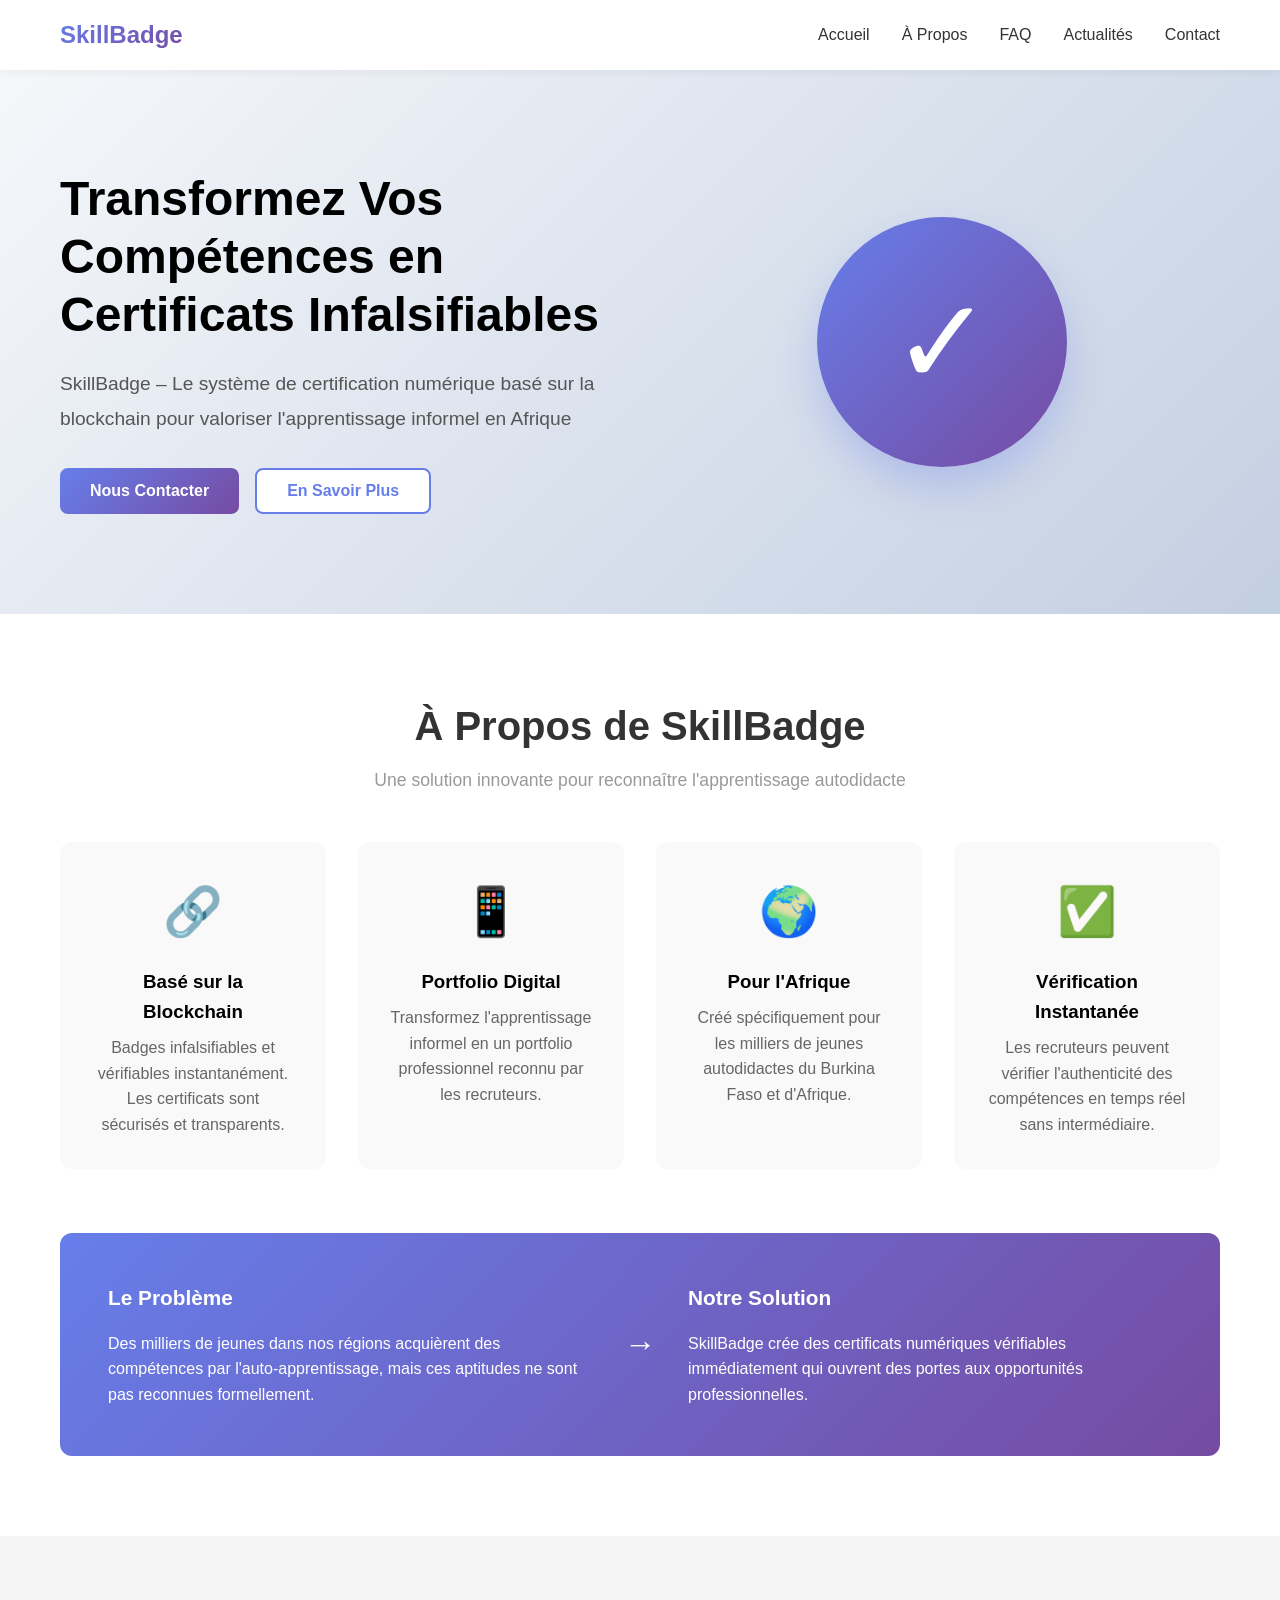
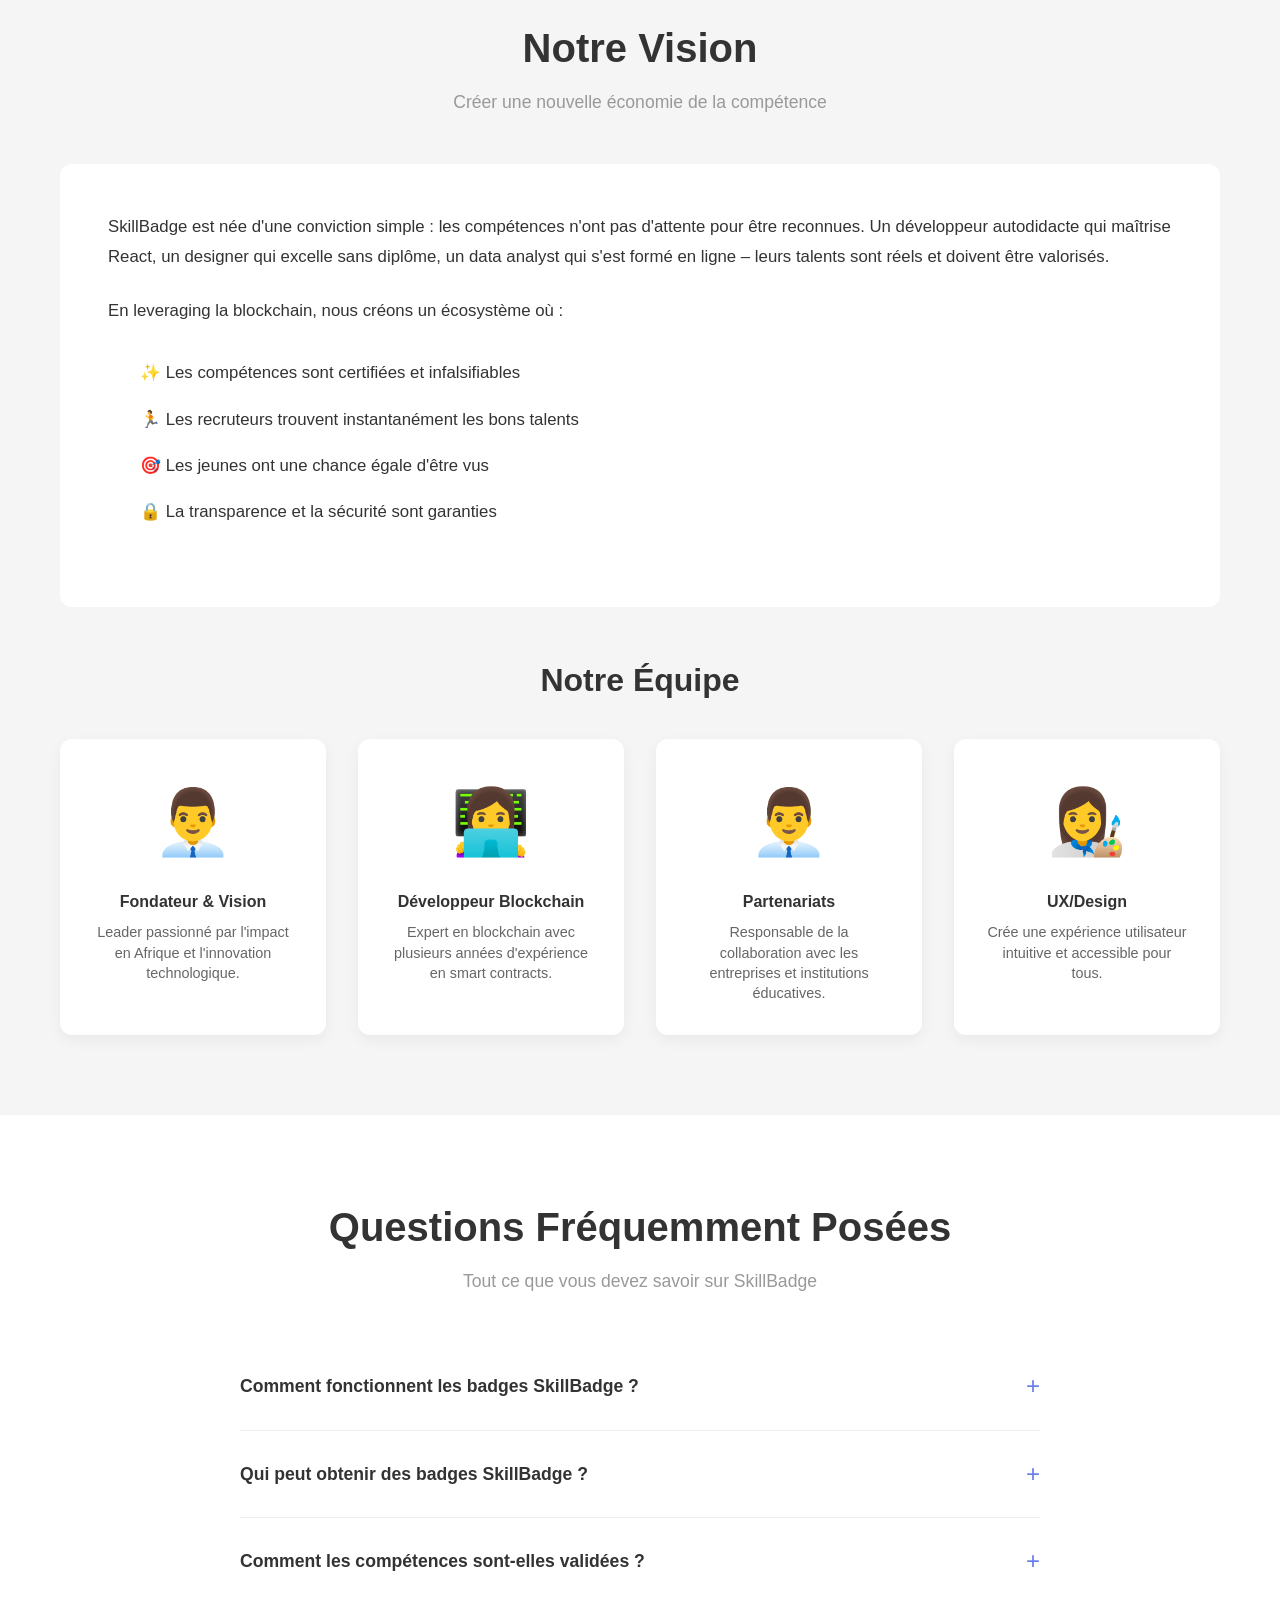
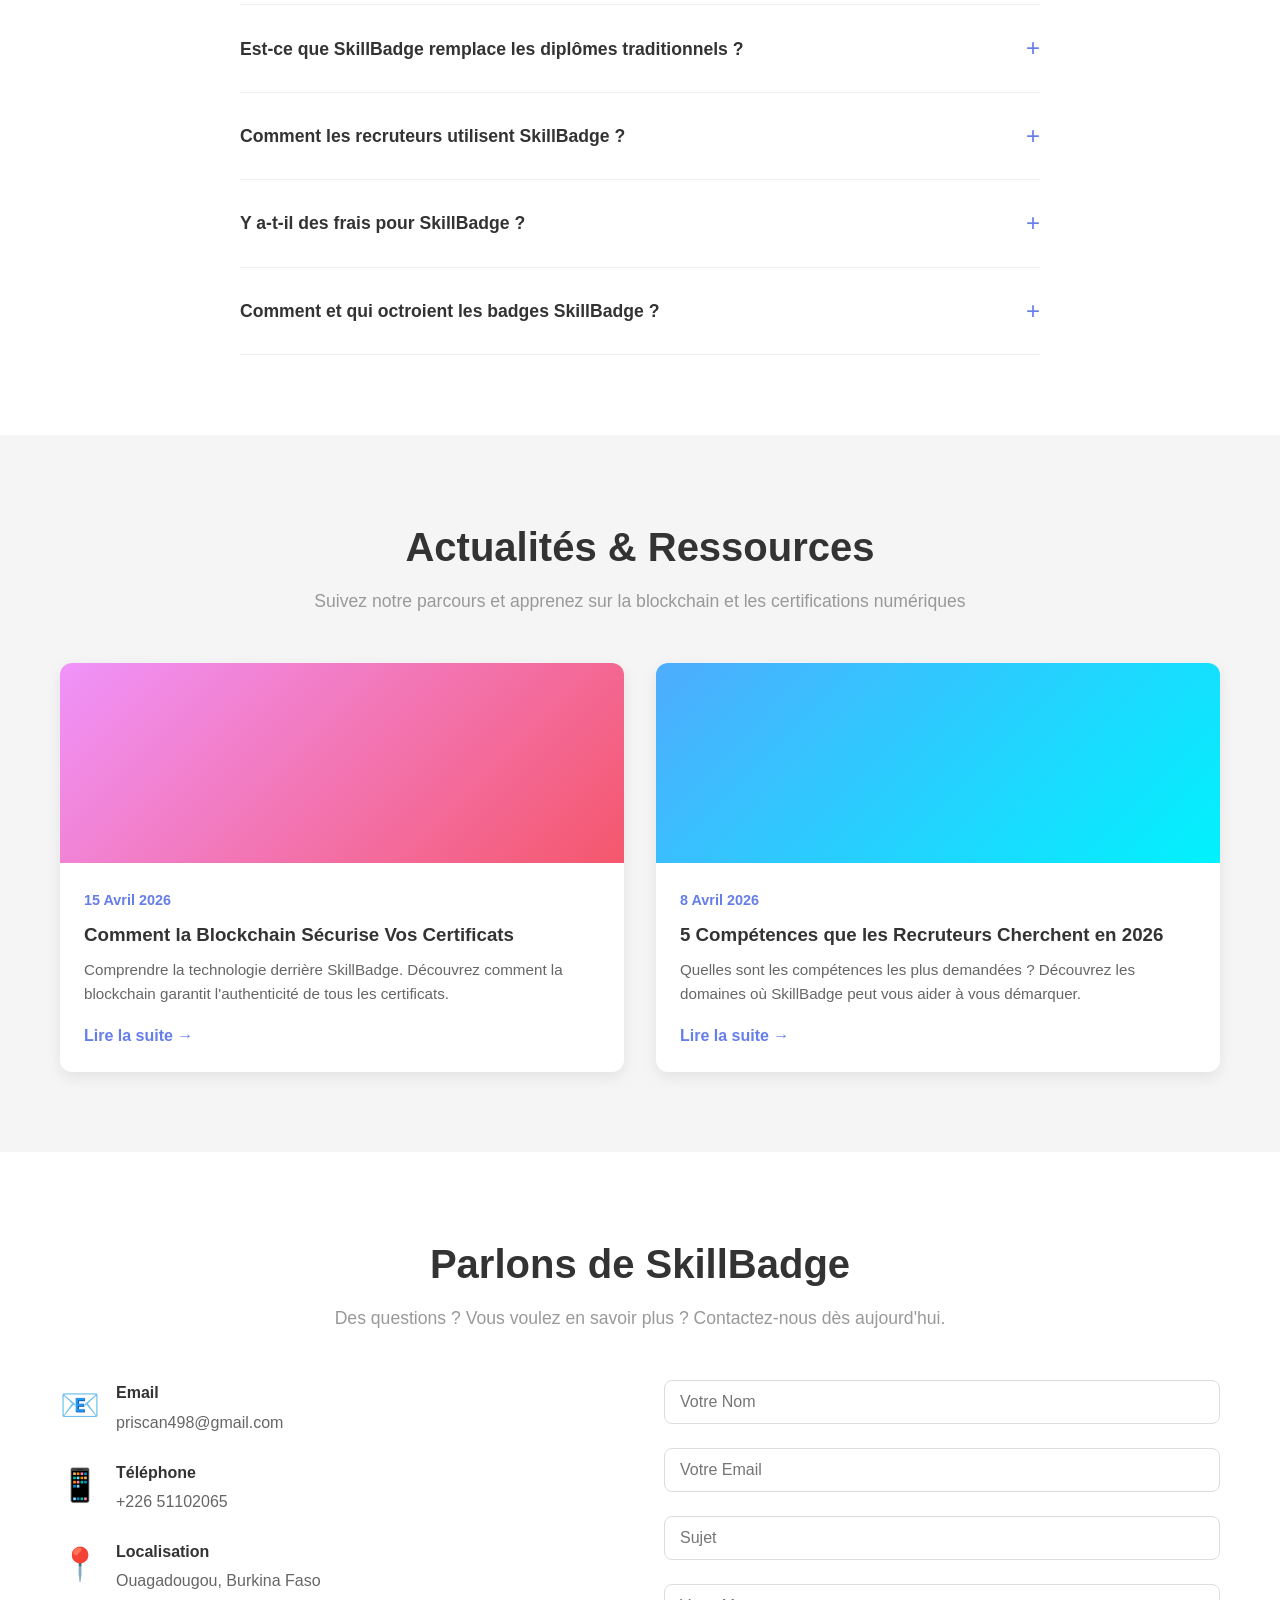
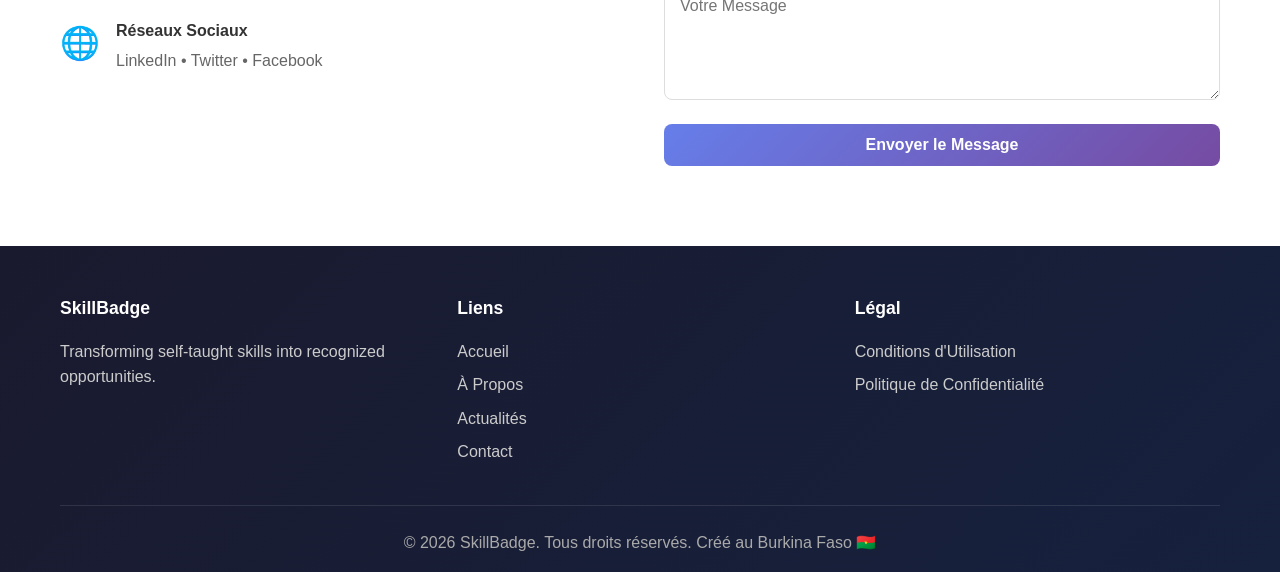
<file: index.html>
<!DOCTYPE html>
<html lang="fr">
<head>
    <meta charset="UTF-8">
    <meta name="viewport" content="width=device-width, initial-scale=1.0">
    <meta name="description" content="SkillBadge - Système de certification numérique basé sur la blockchain pour valoriser les compétences">
    <title>SkillBadge - Certification Numérique pour Jeunes Autodidactes</title>
    <link rel="stylesheet" href="styles.css">
</head>
<body>
    <!-- Navigation -->
    <nav class="navbar">
        <div class="container">
            <div class="logo">SkillBadge</div>
            <ul class="nav-links">
                <li><a href="#accueil">Accueil</a></li>
                <li><a href="#apropos">À Propos</a></li>
                <li><a href="#faq">FAQ</a></li>
                <li><a href="#blog">Actualités</a></li>
                <li><a href="#contact">Contact</a></li>
            </ul>
            <div class="hamburger">
                <span></span>
                <span></span>
                <span></span>
            </div>
        </div>
    </nav>

    <!-- Hero Section -->
    <section id="accueil" class="hero">
        <div class="container">
            <div class="hero-content">
                <h1>Transformez Vos Compétences en Certificats Infalsifiables</h1>
                <p>SkillBadge – Le système de certification numérique basé sur la blockchain pour valoriser l'apprentissage informel en Afrique</p>
                <div class="cta-buttons">
                    <button class="btn btn-primary" onclick="document.getElementById('contact').scrollIntoView({behavior: 'smooth'})">Nous Contacter</button>
                    <button class="btn btn-secondary" onclick="document.getElementById('apropos').scrollIntoView({behavior: 'smooth'})">En Savoir Plus</button>
                </div>
            </div>
            <div class="hero-image">
                <div class="badge-illustration">
                    <div class="badge"></div>
                </div>
            </div>
        </div>
    </section>

    <!-- Présentation du Projet -->
    <section id="presentation" class="presentation">
        <div class="container">
            <h2>À Propos de SkillBadge</h2>
            <p class="section-subtitle">Une solution innovante pour reconnaître l'apprentissage autodidacte</p>
            
            <div class="features-grid">
                <div class="feature-card">
                    <div class="feature-icon">🔗</div>
                    <h3>Basé sur la Blockchain</h3>
                    <p>Badges infalsifiables et vérifiables instantanément. Les certificats sont sécurisés et transparents.</p>
                </div>
                <div class="feature-card">
                    <div class="feature-icon">📱</div>
                    <h3>Portfolio Digital</h3>
                    <p>Transformez l'apprentissage informel en un portfolio professionnel reconnu par les recruteurs.</p>
                </div>
                <div class="feature-card">
                    <div class="feature-icon">🌍</div>
                    <h3>Pour l'Afrique</h3>
                    <p>Créé spécifiquement pour les milliers de jeunes autodidactes du Burkina Faso et d'Afrique.</p>
                </div>
                <div class="feature-card">
                    <div class="feature-icon">✅</div>
                    <h3>Vérification Instantanée</h3>
                    <p>Les recruteurs peuvent vérifier l'authenticité des compétences en temps réel sans intermédiaire.</p>
                </div>
            </div>

            <div class="problem-solution">
                <div class="problem">
                    <h3>Le Problème</h3>
                    <p>Des milliers de jeunes dans nos régions acquièrent des compétences par l'auto-apprentissage, mais ces aptitudes ne sont pas reconnues formellement.</p>
                </div>
                <div class="arrow">→</div>
                <div class="solution">
                    <h3>Notre Solution</h3>
                    <p>SkillBadge crée des certificats numériques vérifiables immédiatement qui ouvrent des portes aux opportunités professionnelles.</p>
                </div>
            </div>
        </div>
    </section>

    <!-- À Propos / Team -->
    <section id="apropos" class="about">
        <div class="container">
            <h2>Notre Vision</h2>
            <p class="section-subtitle">Créer une nouvelle économie de la compétence</p>
            
            <div class="vision-content">
                <p>SkillBadge est née d'une conviction simple : les compétences n'ont pas d'attente pour être reconnues. Un développeur autodidacte qui maîtrise React, un designer qui excelle sans diplôme, un data analyst qui s'est formé en ligne – leurs talents sont réels et doivent être valorisés.</p>
                
                <p>En leveraging la blockchain, nous créons un écosystème où :</p>
                <ul class="mission-list">
                    <li>✨ Les compétences sont certifiées et infalsifiables</li>
                    <li>🏃 Les recruteurs trouvent instantanément les bons talents</li>
                    <li>🎯 Les jeunes ont une chance égale d'être vus</li>
                    <li>🔒 La transparence et la sécurité sont garanties</li>
                </ul>
            </div>

            <h3 class="team-title">Notre Équipe</h3>
            <div class="team-grid">
                <div class="team-member">
                    <div class="member-avatar">👨‍💼</div>
                    <h4>Fondateur & Vision</h4>
                    <p>Leader passionné par l'impact en Afrique et l'innovation technologique.</p>
                </div>
                <div class="team-member">
                    <div class="member-avatar">👩‍💻</div>
                    <h4>Développeur Blockchain</h4>
                    <p>Expert en blockchain avec plusieurs années d'expérience en smart contracts.</p>
                </div>
                <div class="team-member">
                    <div class="member-avatar">👨‍💼</div>
                    <h4>Partenariats</h4>
                    <p>Responsable de la collaboration avec les entreprises et institutions éducatives.</p>
                </div>
                <div class="team-member">
                    <div class="member-avatar">👩‍🎨</div>
                    <h4>UX/Design</h4>
                    <p>Crée une expérience utilisateur intuitive et accessible pour tous.</p>
                </div>
            </div>
        </div>
    </section>

    <!-- FAQ -->
    <section id="faq" class="faq">
        <div class="container">
            <h2>Questions Fréquemment Posées</h2>
            <p class="section-subtitle">Tout ce que vous devez savoir sur SkillBadge</p>
            
            <div class="faq-list">
                <div class="faq-item">
                    <div class="faq-question" onclick="toggleFAQ(this)">
                        <h4>Comment fonctionnent les badges SkillBadge ?</h4>
                        <span class="toggle-icon">+</span>
                    </div>
                    <div class="faq-answer">
                        <p>Les badges sont des certificats numériques enregistrés sur la blockchain. Une fois qu'un utilisateur valide ses compétences, un badge infalsifiable est créé et peut être partagé avec les recruteurs qui peuvent vérifier instantanément son authenticité.</p>
                    </div>
                </div>

                <div class="faq-item">
                    <div class="faq-question" onclick="toggleFAQ(this)">
                        <h4>Qui peut obtenir des badges SkillBadge ?</h4>
                        <span class="toggle-icon">+</span>
                    </div>
                    <div class="faq-answer">
                        <p>Tout jeune autodidacte qui souhaite valoriser ses compétences peut obtenir un badge. Que tu sois développeur, designer, marketeur, ou expert dans n'importe quel domaine, SkillBadge peut certifier tes talents.</p>
                    </div>
                </div>

                <div class="faq-item">
                    <div class="faq-question" onclick="toggleFAQ(this)">
                        <h4>Comment les compétences sont-elles validées ?</h4>
                        <span class="toggle-icon">+</span>
                    </div>
                    <div class="faq-answer">
                        <p>Nous utilisons plusieurs méthodes : tests pratiques, projets portfolio, evaluations par des experts, et contributions à des projets open-source. Chaque badge a des critères clairs et vérifiables.</p>
                    </div>
                </div>

                <div class="faq-item">
                    <div class="faq-question" onclick="toggleFAQ(this)">
                        <h4>Est-ce que SkillBadge remplace les diplômes traditionnels ?</h4>
                        <span class="toggle-icon">+</span>
                    </div>
                    <div class="faq-answer">
                        <p>Non, SkillBadge complète les diplômes. C'est une reconnaissance supplémentaire et moderne des compétences réelles. Elle est particulièrement utile pour ceux qui s'auto-forment et qui n'ont pas de diplôme formel.</p>
                    </div>
                </div>

                <div class="faq-item">
                    <div class="faq-question" onclick="toggleFAQ(this)">
                        <h4>Comment les recruteurs utilisent SkillBadge ?</h4>
                        <span class="toggle-icon">+</span>
                    </div>
                    <div class="faq-answer">
                        <p>Les recruteurs peuvent parcourir les profils de candidats certifiés, vérifier instantanément l'authenticité des badges via la blockchain, et trouver les talents qui correspondent à leurs besoins spécifiques.</p>
                    </div>
                </div>

                <div class="faq-item">
                    <div class="faq-question" onclick="toggleFAQ(this)">
                        <h4>Y a-t-il des frais pour SkillBadge ?</h4>
                        <span class="toggle-icon">+</span>
                    </div>
                    <div class="faq-answer">
                        <p>L'accès de base à SkillBadge est gratuit. Les certifications peuvent avoir des frais minimes selon les services additionnels, mais nous nous engageons à garder cela accessible aux jeunes.</p>
                    </div>
                </div>

                <div class="faq-item">
                    <div class="faq-question" onclick="toggleFAQ(this)">
                        <h4>Comment et qui octroient les badges SkillBadge ?</h4>
                        <span class="toggle-icon">+</span>
                    </div>
                    <div class="faq-answer">
                        <p>Les badges SkillBadge sont octroyés par un réseau d'experts vérifiés dans des domaines spécifiques. Cela inclut des développeurs seniors, des designers expérimentés, des gérants de projet, et des professionnels reconnus. Le processus de validation combine des tests pratiques, une évaluation de portfolio, et des assessments d'experts. Une fois la compétence validée, le badge est automatiquement enregistré sur la blockchain, garantissant son authenticité permanente et incontestable.</p>
                    </div>
                </div>
            </div>
        </div>
    </section>

    <!-- Blog / Actualités -->
    <section id="blog" class="blog">
        <div class="container">
            <h2>Actualités & Ressources</h2>
            <p class="section-subtitle">Suivez notre parcours et apprenez sur la blockchain et les certifications numériques</p>
            
            <div class="blog-grid">
                <article class="blog-card">
                    <div class="blog-image" style="background: linear-gradient(135deg, #f093fb 0%, #f5576c 100%);"></div>
                    <div class="blog-content">
                        <span class="blog-date">15 Avril 2026</span>
                        <h3>Comment la Blockchain Sécurise Vos Certificats</h3>
                        <p>Comprendre la technologie derrière SkillBadge. Découvrez comment la blockchain garantit l'authenticité de tous les certificats.</p>
                        <a href="blog-article1.html" class="read-more">Lire la suite →</a>
                    </div>
                </article>

                <article class="blog-card">
                    <div class="blog-image" style="background: linear-gradient(135deg, #4facfe 0%, #00f2fe 100%);"></div>
                    <div class="blog-content">
                        <span class="blog-date">8 Avril 2026</span>
                        <h3>5 Compétences que les Recruteurs Cherchent en 2026</h3>
                        <p>Quelles sont les compétences les plus demandées ? Découvrez les domaines où SkillBadge peut vous aider à vous démarquer.</p>
                        <a href="blog-article2.html" class="read-more">Lire la suite →</a>
                    </div>
                </article>
            </div>
        </div>
    </section>

    <!-- Contact Form -->
    <section id="contact" class="contact">
        <div class="container">
            <h2>Parlons de SkillBadge</h2>
            <p class="section-subtitle">Des questions ? Vous voulez en savoir plus ? Contactez-nous dès aujourd'hui.</p>
            
            <div class="contact-content">
                <div class="contact-info">
                    <div class="info-item">
                        <div class="info-icon">📧</div>
                        <div>
                            <h4>Email</h4>
                            <p>priscan498@gmail.com</p>
                        </div>
                    </div>
                    <div class="info-item">
                        <div class="info-icon">📱</div>
                        <div>
                            <h4>Téléphone</h4>
                            <p>+226 51102065</p>
                        </div>
                    </div>
                    <div class="info-item">
                        <div class="info-icon">📍</div>
                        <div>
                            <h4>Localisation</h4>
                            <p>Ouagadougou, Burkina Faso</p>
                        </div>
                    </div>
                    <div class="info-item">
                        <div class="info-icon">🌐</div>
                        <div>
                            <h4>Réseaux Sociaux</h4>
                            <p>LinkedIn • Twitter • Facebook</p>
                        </div>
                    </div>
                </div>

                <form class="contact-form" id="contactForm">
                    <div class="form-group">
                        <input type="text" placeholder="Votre Nom" required>
                    </div>
                    <div class="form-group">
                        <input type="email" placeholder="Votre Email" required>
                    </div>
                    <div class="form-group">
                        <input type="text" placeholder="Sujet">
                    </div>
                    <div class="form-group">
                        <textarea placeholder="Votre Message" rows="5" required></textarea>
                    </div>
                    <button type="submit" class="btn btn-primary" style="width: 100%;">Envoyer le Message</button>
                </form>
            </div>
        </div>
    </section>

    <!-- Footer -->
    <footer class="footer">
        <div class="container">
            <div class="footer-content">
                <div class="footer-section">
                    <h4>SkillBadge</h4>
                    <p>Transforming self-taught skills into recognized opportunities.</p>
                </div>
                <div class="footer-section">
                    <h4>Liens</h4>
                    <ul>
                        <li><a href="#accueil">Accueil</a></li>
                        <li><a href="#apropos">À Propos</a></li>
                        <li><a href="#blog">Actualités</a></li>
                        <li><a href="#contact">Contact</a></li>
                    </ul>
                </div>
                <div class="footer-section">
                    <h4>Légal</h4>
                    <ul>
                        <li><a href="#">Conditions d'Utilisation</a></li>
                        <li><a href="#">Politique de Confidentialité</a></li>
                    </ul>
                </div>
            </div>
            <div class="footer-bottom">
                <p>&copy; 2026 SkillBadge. Tous droits réservés. Créé au Burkina Faso 🇧🇫</p>
            </div>
        </div>
    </footer>

    <script src="script.js"></script>
</body>
</html>
</file>
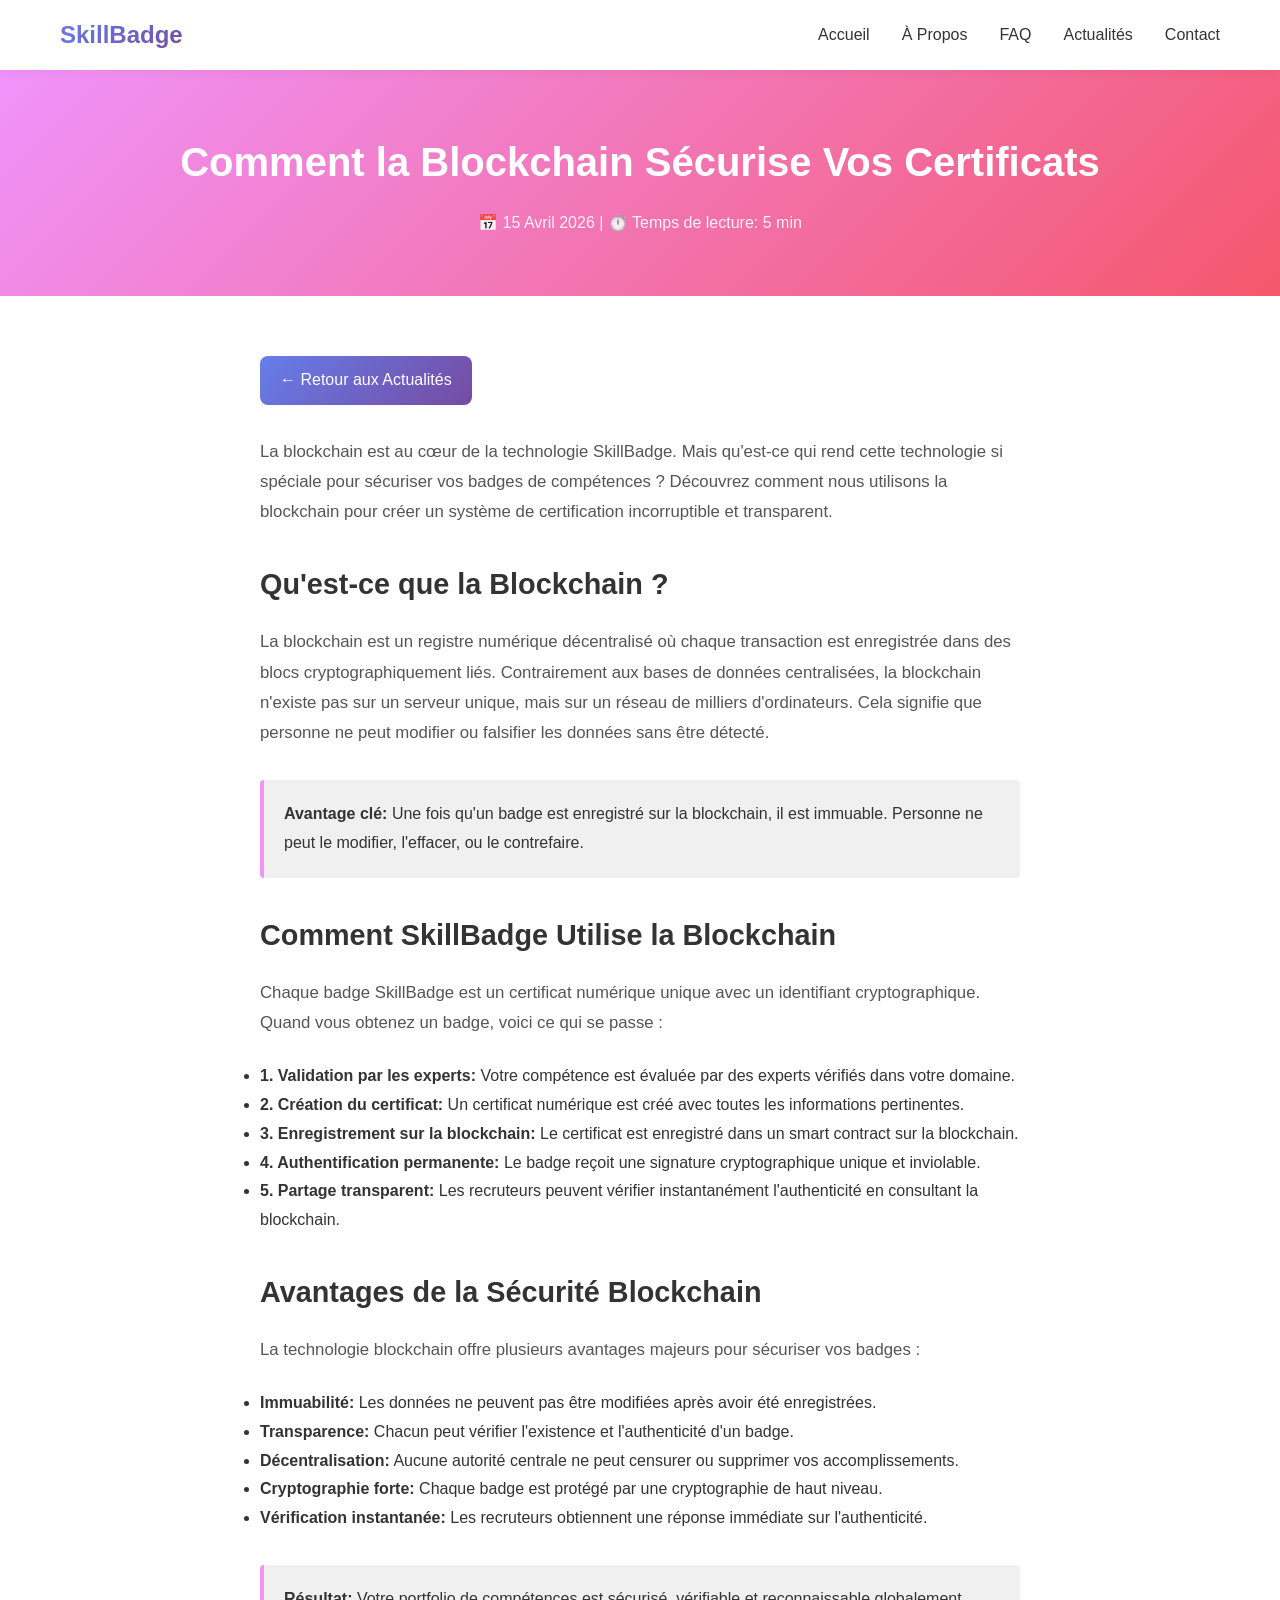
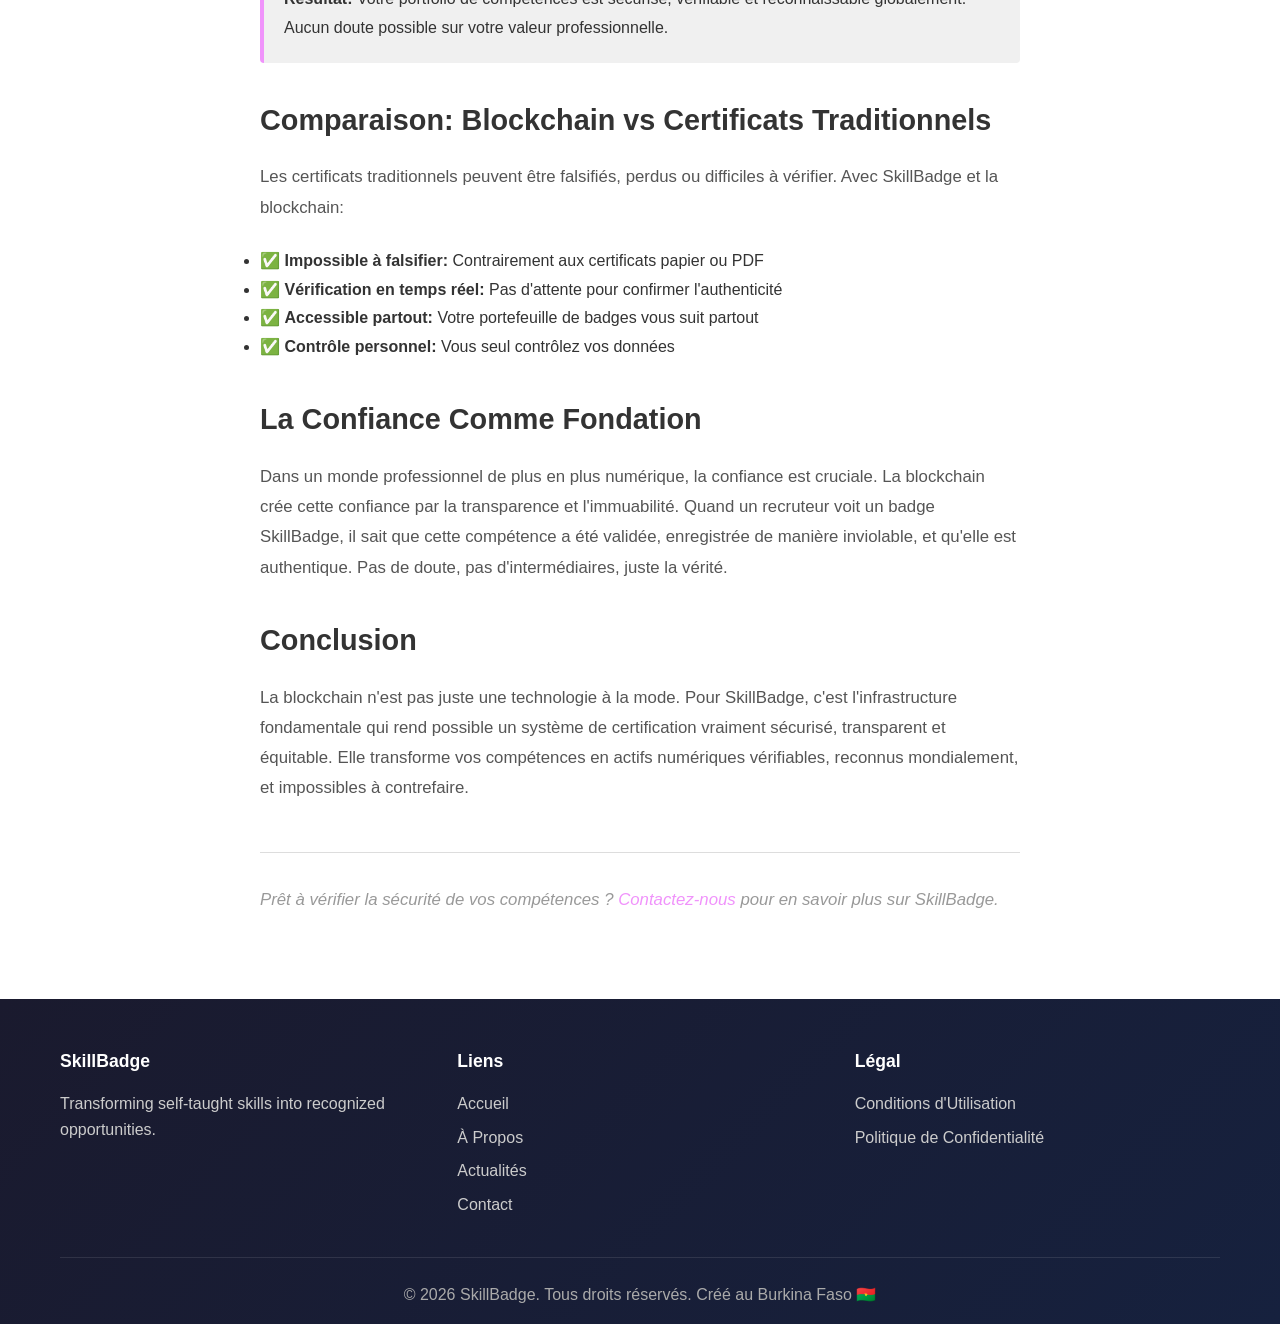
<file: blog-article1.html>
<!DOCTYPE html>
<html lang="fr">
<head>
    <meta charset="UTF-8">
    <meta name="viewport" content="width=device-width, initial-scale=1.0">
    <meta name="description" content="Comment la Blockchain Sécurise Vos Certificats - SkillBadge">
    <title>Comment la Blockchain Sécurise Vos Certificats - SkillBadge</title>
    <link rel="stylesheet" href="styles.css">
    <style>
        .article-header {
            background: linear-gradient(135deg, #f093fb 0%, #f5576c 100%);
            color: white;
            padding: 60px 20px;
            text-align: center;
        }
        .article-header h1 {
            font-size: 2.5rem;
            margin-bottom: 1rem;
        }
        .article-meta {
            font-size: 1rem;
            opacity: 0.9;
        }
        .article-content {
            max-width: 800px;
            margin: 0 auto;
            padding: 60px 20px;
            line-height: 1.8;
        }
        .article-content h2 {
            font-size: 1.8rem;
            margin-top: 2rem;
            margin-bottom: 1rem;
            color: #333;
        }
        .article-content p {
            margin-bottom: 1.5rem;
            color: #555;
            font-size: 1.05rem;
        }
        .back-button {
            display: inline-block;
            margin-bottom: 2rem;
            padding: 10px 20px;
            background: linear-gradient(135deg, #667eea 0%, #764ba2 100%);
            color: white;
            text-decoration: none;
            border-radius: 8px;
            transition: transform 0.3s ease;
        }
        .back-button:hover {
            transform: translateY(-3px);
        }
        .highlight {
            background: #f0f0f0;
            padding: 20px;
            border-left: 4px solid #f093fb;
            margin: 2rem 0;
            border-radius: 4px;
        }
    </style>
</head>
<body>
    <!-- Navigation -->
    <nav class="navbar">
        <div class="container">
            <div class="logo">SkillBadge</div>
            <ul class="nav-links">
                <li><a href="index.html#accueil">Accueil</a></li>
                <li><a href="index.html#apropos">À Propos</a></li>
                <li><a href="index.html#faq">FAQ</a></li>
                <li><a href="index.html#blog">Actualités</a></li>
                <li><a href="index.html#contact">Contact</a></li>
            </ul>
            <div class="hamburger">
                <span></span>
                <span></span>
                <span></span>
            </div>
        </div>
    </nav>

    <!-- Article Header -->
    <div class="article-header">
        <h1>Comment la Blockchain Sécurise Vos Certificats</h1>
        <div class="article-meta">
            <span>📅 15 Avril 2026</span> | <span>⏱️ Temps de lecture: 5 min</span>
        </div>
    </div>

    <!-- Article Content -->
    <article class="article-content">
        <a href="index.html#blog" class="back-button">← Retour aux Actualités</a>

        <p>
            La blockchain est au cœur de la technologie SkillBadge. Mais qu'est-ce qui rend cette technologie si spéciale pour sécuriser vos badges de compétences ? Découvrez comment nous utilisons la blockchain pour créer un système de certification incorruptible et transparent.
        </p>

        <h2>Qu'est-ce que la Blockchain ?</h2>
        <p>
            La blockchain est un registre numérique décentralisé où chaque transaction est enregistrée dans des blocs cryptographiquement liés. Contrairement aux bases de données centralisées, la blockchain n'existe pas sur un serveur unique, mais sur un réseau de milliers d'ordinateurs. Cela signifie que personne ne peut modifier ou falsifier les données sans être détecté.
        </p>

        <div class="highlight">
            <strong>Avantage clé:</strong> Une fois qu'un badge est enregistré sur la blockchain, il est immuable. Personne ne peut le modifier, l'effacer, ou le contrefaire.
        </div>

        <h2>Comment SkillBadge Utilise la Blockchain</h2>
        <p>
            Chaque badge SkillBadge est un certificat numérique unique avec un identifiant cryptographique. Quand vous obtenez un badge, voici ce qui se passe :
        </p>
        <ul>
            <li><strong>1. Validation par les experts:</strong> Votre compétence est évaluée par des experts vérifiés dans votre domaine.</li>
            <li><strong>2. Création du certificat:</strong> Un certificat numérique est créé avec toutes les informations pertinentes.</li>
            <li><strong>3. Enregistrement sur la blockchain:</strong> Le certificat est enregistré dans un smart contract sur la blockchain.</li>
            <li><strong>4. Authentification permanente:</strong> Le badge reçoit une signature cryptographique unique et inviolable.</li>
            <li><strong>5. Partage transparent:</strong> Les recruteurs peuvent vérifier instantanément l'authenticité en consultant la blockchain.</li>
        </ul>

        <h2>Avantages de la Sécurité Blockchain</h2>
        <p>
            La technologie blockchain offre plusieurs avantages majeurs pour sécuriser vos badges :
        </p>
        <ul>
            <li><strong>Immuabilité:</strong> Les données ne peuvent pas être modifiées après avoir été enregistrées.</li>
            <li><strong>Transparence:</strong> Chacun peut vérifier l'existence et l'authenticité d'un badge.</li>
            <li><strong>Décentralisation:</strong> Aucune autorité centrale ne peut censurer ou supprimer vos accomplissements.</li>
            <li><strong>Cryptographie forte:</strong> Chaque badge est protégé par une cryptographie de haut niveau.</li>
            <li><strong>Vérification instantanée:</strong> Les recruteurs obtiennent une réponse immédiate sur l'authenticité.</li>
        </ul>

        <div class="highlight">
            <strong>Résultat:</strong> Votre portfolio de compétences est sécurisé, vérifiable et reconnaissable globalement. Aucun doute possible sur votre valeur professionnelle.
        </div>

        <h2>Comparaison: Blockchain vs Certificats Traditionnels</h2>
        <p>
            Les certificats traditionnels peuvent être falsifiés, perdus ou difficiles à vérifier. Avec SkillBadge et la blockchain:
        </p>
        <ul>
            <li>✅ <strong>Impossible à falsifier:</strong> Contrairement aux certificats papier ou PDF</li>
            <li>✅ <strong>Vérification en temps réel:</strong> Pas d'attente pour confirmer l'authenticité</li>
            <li>✅ <strong>Accessible partout:</strong> Votre portefeuille de badges vous suit partout</li>
            <li>✅ <strong>Contrôle personnel:</strong> Vous seul contrôlez vos données</li>
        </ul>

        <h2>La Confiance Comme Fondation</h2>
        <p>
            Dans un monde professionnel de plus en plus numérique, la confiance est cruciale. La blockchain crée cette confiance par la transparence et l'immuabilité. Quand un recruteur voit un badge SkillBadge, il sait que cette compétence a été validée, enregistrée de manière inviolable, et qu'elle est authentique. Pas de doute, pas d'intermédiaires, juste la vérité.
        </p>

        <h2>Conclusion</h2>
        <p>
            La blockchain n'est pas juste une technologie à la mode. Pour SkillBadge, c'est l'infrastructure fondamentale qui rend possible un système de certification vraiment sécurisé, transparent et équitable. Elle transforme vos compétences en actifs numériques vérifiables, reconnus mondialement, et impossibles à contrefaire.
        </p>

        <p style="margin-top: 3rem; padding-top: 2rem; border-top: 1px solid #ddd; font-style: italic; color: #999;">
            Prêt à vérifier la sécurité de vos compétences ? <a href="index.html#contact" style="color: #f093fb; text-decoration: none;">Contactez-nous</a> pour en savoir plus sur SkillBadge.
        </p>
    </article>

    <!-- Footer -->
    <footer class="footer">
        <div class="container">
            <div class="footer-content">
                <div class="footer-section">
                    <h4>SkillBadge</h4>
                    <p>Transforming self-taught skills into recognized opportunities.</p>
                </div>
                <div class="footer-section">
                    <h4>Liens</h4>
                    <ul>
                        <li><a href="index.html#accueil">Accueil</a></li>
                        <li><a href="index.html#apropos">À Propos</a></li>
                        <li><a href="index.html#blog">Actualités</a></li>
                        <li><a href="index.html#contact">Contact</a></li>
                    </ul>
                </div>
                <div class="footer-section">
                    <h4>Légal</h4>
                    <ul>
                        <li><a href="#">Conditions d'Utilisation</a></li>
                        <li><a href="#">Politique de Confidentialité</a></li>
                    </ul>
                </div>
            </div>
            <div class="footer-bottom">
                <p>&copy; 2026 SkillBadge. Tous droits réservés. Créé au Burkina Faso 🇧🇫</p>
            </div>
        </div>
    </footer>

    <script src="script.js"></script>
</body>
</html>
</file>
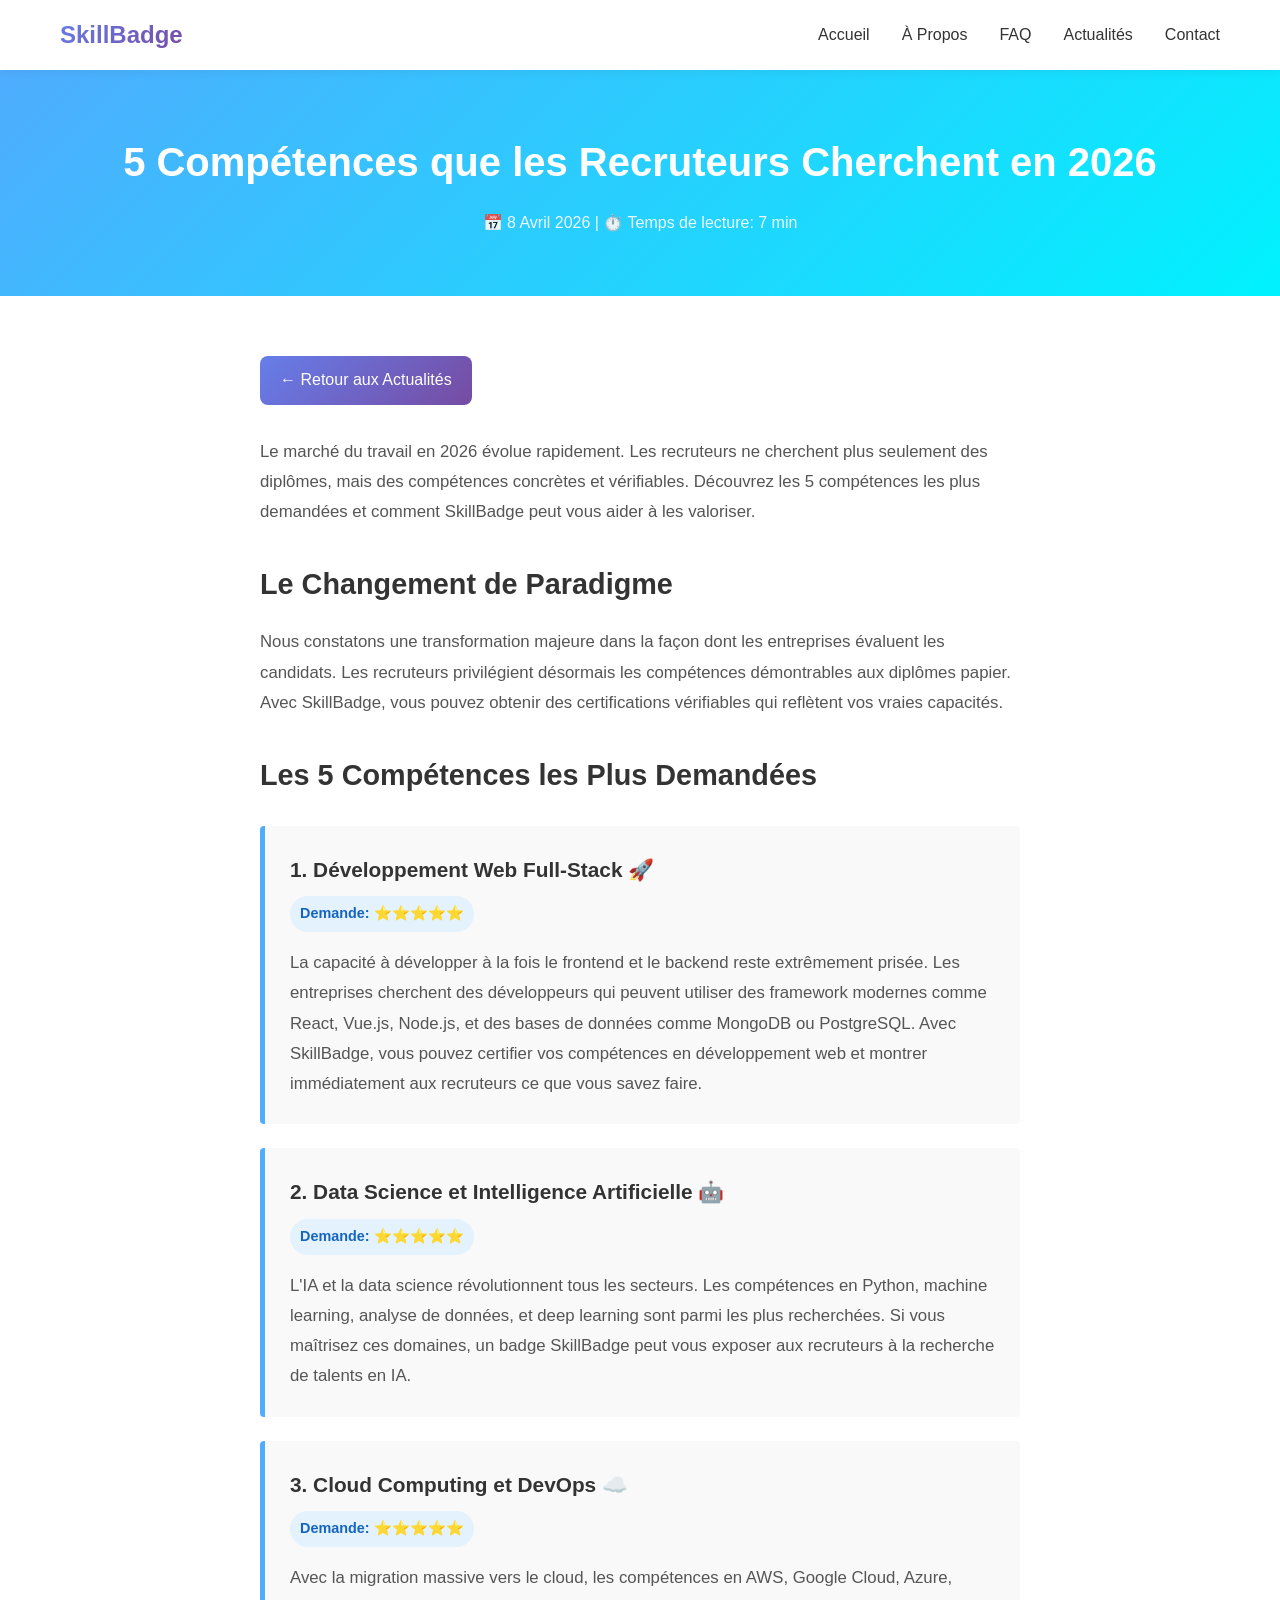
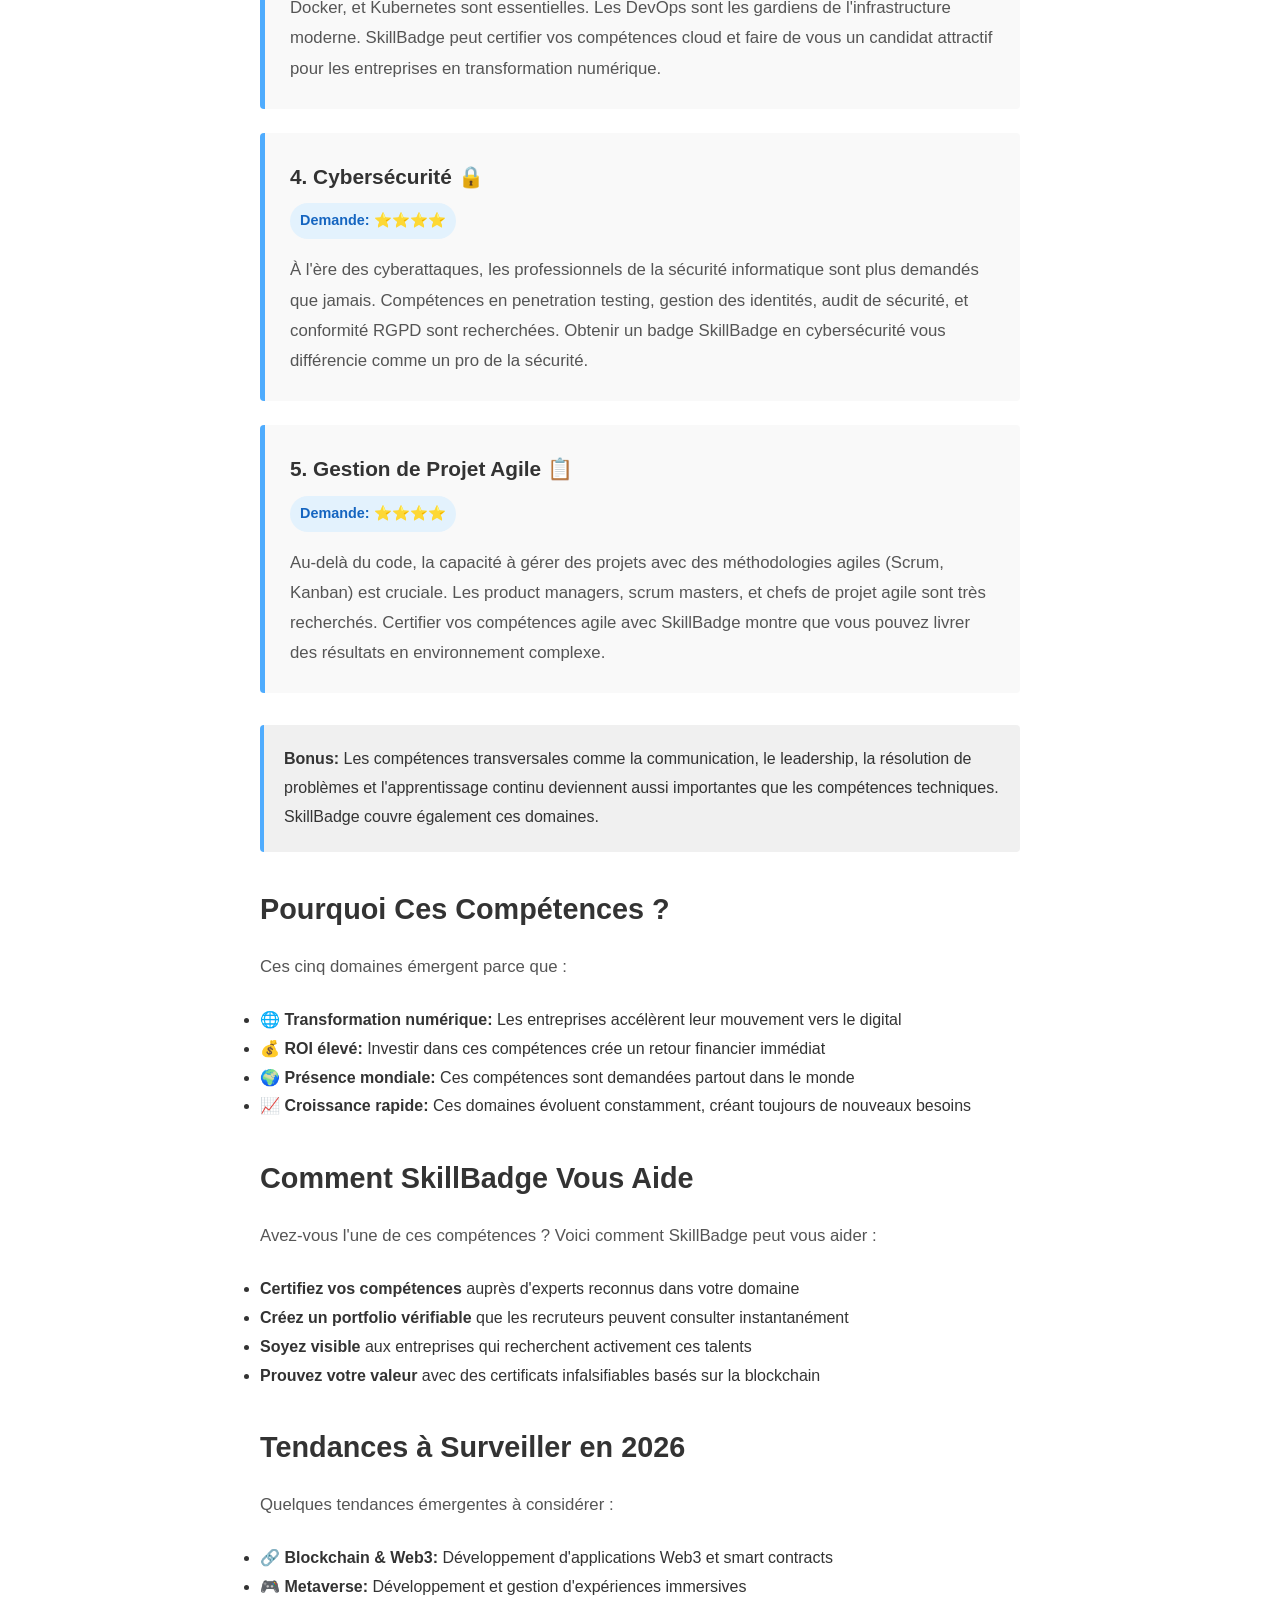
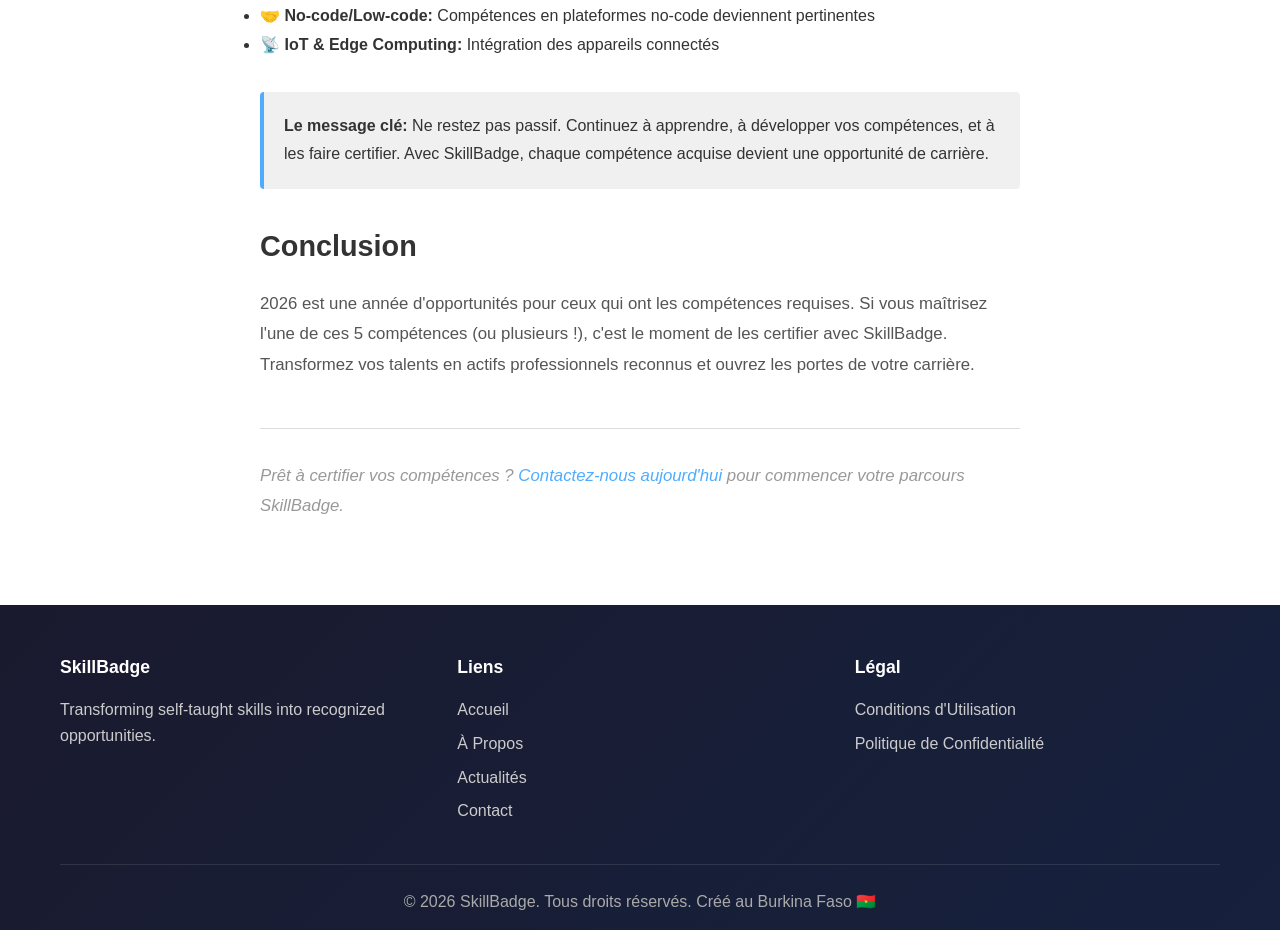
<file: blog-article2.html>
<!DOCTYPE html>
<html lang="fr">
<head>
    <meta charset="UTF-8">
    <meta name="viewport" content="width=device-width, initial-scale=1.0">
    <meta name="description" content="5 Compétences que les Recruteurs Cherchent en 2026 - SkillBadge">
    <title>5 Compétences que les Recruteurs Cherchent en 2026 - SkillBadge</title>
    <link rel="stylesheet" href="styles.css">
    <style>
        .article-header {
            background: linear-gradient(135deg, #4facfe 0%, #00f2fe 100%);
            color: white;
            padding: 60px 20px;
            text-align: center;
        }
        .article-header h1 {
            font-size: 2.5rem;
            margin-bottom: 1rem;
        }
        .article-meta {
            font-size: 1rem;
            opacity: 0.9;
        }
        .article-content {
            max-width: 800px;
            margin: 0 auto;
            padding: 60px 20px;
            line-height: 1.8;
        }
        .article-content h2 {
            font-size: 1.8rem;
            margin-top: 2rem;
            margin-bottom: 1rem;
            color: #333;
        }
        .article-content p {
            margin-bottom: 1.5rem;
            color: #555;
            font-size: 1.05rem;
        }
        .back-button {
            display: inline-block;
            margin-bottom: 2rem;
            padding: 10px 20px;
            background: linear-gradient(135deg, #667eea 0%, #764ba2 100%);
            color: white;
            text-decoration: none;
            border-radius: 8px;
            transition: transform 0.3s ease;
        }
        .back-button:hover {
            transform: translateY(-3px);
        }
        .skill-card {
            background: #f9f9f9;
            padding: 25px;
            border-left: 5px solid #4facfe;
            margin: 1.5rem 0;
            border-radius: 4px;
        }
        .skill-card h3 {
            color: #333;
            margin-bottom: 0.5rem;
            font-size: 1.3rem;
        }
        .skill-card .demand {
            background: #e3f2fd;
            color: #1565c0;
            padding: 5px 10px;
            border-radius: 20px;
            font-size: 0.9rem;
            font-weight: 600;
            display: inline-block;
            margin-bottom: 1rem;
        }
        .skill-card p {
            margin: 0;
        }
        .highlight {
            background: #f0f0f0;
            padding: 20px;
            border-left: 4px solid #4facfe;
            margin: 2rem 0;
            border-radius: 4px;
        }
    </style>
</head>
<body>
    <!-- Navigation -->
    <nav class="navbar">
        <div class="container">
            <div class="logo">SkillBadge</div>
            <ul class="nav-links">
                <li><a href="index.html#accueil">Accueil</a></li>
                <li><a href="index.html#apropos">À Propos</a></li>
                <li><a href="index.html#faq">FAQ</a></li>
                <li><a href="index.html#blog">Actualités</a></li>
                <li><a href="index.html#contact">Contact</a></li>
            </ul>
            <div class="hamburger">
                <span></span>
                <span></span>
                <span></span>
            </div>
        </div>
    </nav>

    <!-- Article Header -->
    <div class="article-header">
        <h1>5 Compétences que les Recruteurs Cherchent en 2026</h1>
        <div class="article-meta">
            <span>📅 8 Avril 2026</span> | <span>⏱️ Temps de lecture: 7 min</span>
        </div>
    </div>

    <!-- Article Content -->
    <article class="article-content">
        <a href="index.html#blog" class="back-button">← Retour aux Actualités</a>

        <p>
            Le marché du travail en 2026 évolue rapidement. Les recruteurs ne cherchent plus seulement des diplômes, mais des compétences concrètes et vérifiables. Découvrez les 5 compétences les plus demandées et comment SkillBadge peut vous aider à les valoriser.
        </p>

        <h2>Le Changement de Paradigme</h2>
        <p>
            Nous constatons une transformation majeure dans la façon dont les entreprises évaluent les candidats. Les recruteurs privilégient désormais les compétences démontrables aux diplômes papier. Avec SkillBadge, vous pouvez obtenir des certifications vérifiables qui reflètent vos vraies capacités.
        </p>

        <h2>Les 5 Compétences les Plus Demandées</h2>

        <div class="skill-card">
            <h3>1. Développement Web Full-Stack 🚀</h3>
            <span class="demand">Demande: ⭐⭐⭐⭐⭐</span>
            <p>
                La capacité à développer à la fois le frontend et le backend reste extrêmement prisée. Les entreprises cherchent des développeurs qui peuvent utiliser des framework modernes comme React, Vue.js, Node.js, et des bases de données comme MongoDB ou PostgreSQL. Avec SkillBadge, vous pouvez certifier vos compétences en développement web et montrer immédiatement aux recruteurs ce que vous savez faire.
            </p>
        </div>

        <div class="skill-card">
            <h3>2. Data Science et Intelligence Artificielle 🤖</h3>
            <span class="demand">Demande: ⭐⭐⭐⭐⭐</span>
            <p>
                L'IA et la data science révolutionnent tous les secteurs. Les compétences en Python, machine learning, analyse de données, et deep learning sont parmi les plus recherchées. Si vous maîtrisez ces domaines, un badge SkillBadge peut vous exposer aux recruteurs à la recherche de talents en IA.
            </p>
        </div>

        <div class="skill-card">
            <h3>3. Cloud Computing et DevOps ☁️</h3>
            <span class="demand">Demande: ⭐⭐⭐⭐⭐</span>
            <p>
                Avec la migration massive vers le cloud, les compétences en AWS, Google Cloud, Azure, Docker, et Kubernetes sont essentielles. Les DevOps sont les gardiens de l'infrastructure moderne. SkillBadge peut certifier vos compétences cloud et faire de vous un candidat attractif pour les entreprises en transformation numérique.
            </p>
        </div>

        <div class="skill-card">
            <h3>4. Cybersécurité 🔒</h3>
            <span class="demand">Demande: ⭐⭐⭐⭐</span>
            <p>
                À l'ère des cyberattaques, les professionnels de la sécurité informatique sont plus demandés que jamais. Compétences en penetration testing, gestion des identités, audit de sécurité, et conformité RGPD sont recherchées. Obtenir un badge SkillBadge en cybersécurité vous différencie comme un pro de la sécurité.
            </p>
        </div>

        <div class="skill-card">
            <h3>5. Gestion de Projet Agile 📋</h3>
            <span class="demand">Demande: ⭐⭐⭐⭐</span>
            <p>
                Au-delà du code, la capacité à gérer des projets avec des méthodologies agiles (Scrum, Kanban) est cruciale. Les product managers, scrum masters, et chefs de projet agile sont très recherchés. Certifier vos compétences agile avec SkillBadge montre que vous pouvez livrer des résultats en environnement complexe.
            </p>
        </div>

        <div class="highlight">
            <strong>Bonus:</strong> Les compétences transversales comme la communication, le leadership, la résolution de problèmes et l'apprentissage continu deviennent aussi importantes que les compétences techniques. SkillBadge couvre également ces domaines.
        </div>

        <h2>Pourquoi Ces Compétences ?</h2>
        <p>
            Ces cinq domaines émergent parce que :
        </p>
        <ul>
            <li>🌐 <strong>Transformation numérique:</strong> Les entreprises accélèrent leur mouvement vers le digital</li>
            <li>💰 <strong>ROI élevé:</strong> Investir dans ces compétences crée un retour financier immédiat</li>
            <li>🌍 <strong>Présence mondiale:</strong> Ces compétences sont demandées partout dans le monde</li>
            <li>📈 <strong>Croissance rapide:</strong> Ces domaines évoluent constamment, créant toujours de nouveaux besoins</li>
        </ul>

        <h2>Comment SkillBadge Vous Aide</h2>
        <p>
            Avez-vous l'une de ces compétences ? Voici comment SkillBadge peut vous aider :
        </p>
        <ul>
            <li><strong>Certifiez vos compétences</strong> auprès d'experts reconnus dans votre domaine</li>
            <li><strong>Créez un portfolio vérifiable</strong> que les recruteurs peuvent consulter instantanément</li>
            <li><strong>Soyez visible</strong> aux entreprises qui recherchent activement ces talents</li>
            <li><strong>Prouvez votre valeur</strong> avec des certificats infalsifiables basés sur la blockchain</li>
        </ul>

        <h2>Tendances à Surveiller en 2026</h2>
        <p>
            Quelques tendances émergentes à considérer :
        </p>
        <ul>
            <li>🔗 <strong>Blockchain & Web3:</strong> Développement d'applications Web3 et smart contracts</li>
            <li>🎮 <strong>Metaverse:</strong> Développement et gestion d'expériences immersives</li>
            <li>🤝 <strong>No-code/Low-code:</strong> Compétences en plateformes no-code deviennent pertinentes</li>
            <li>📡 <strong>IoT & Edge Computing:</strong> Intégration des appareils connectés</li>
        </ul>

        <div class="highlight">
            <strong>Le message clé:</strong> Ne restez pas passif. Continuez à apprendre, à développer vos compétences, et à les faire certifier. Avec SkillBadge, chaque compétence acquise devient une opportunité de carrière.
        </div>

        <h2>Conclusion</h2>
        <p>
            2026 est une année d'opportunités pour ceux qui ont les compétences requises. Si vous maîtrisez l'une de ces 5 compétences (ou plusieurs !), c'est le moment de les certifier avec SkillBadge. Transformez vos talents en actifs professionnels reconnus et ouvrez les portes de votre carrière.
        </p>

        <p style="margin-top: 3rem; padding-top: 2rem; border-top: 1px solid #ddd; font-style: italic; color: #999;">
            Prêt à certifier vos compétences ? <a href="index.html#contact" style="color: #4facfe; text-decoration: none;">Contactez-nous aujourd'hui</a> pour commencer votre parcours SkillBadge.
        </p>
    </article>

    <!-- Footer -->
    <footer class="footer">
        <div class="container">
            <div class="footer-content">
                <div class="footer-section">
                    <h4>SkillBadge</h4>
                    <p>Transforming self-taught skills into recognized opportunities.</p>
                </div>
                <div class="footer-section">
                    <h4>Liens</h4>
                    <ul>
                        <li><a href="index.html#accueil">Accueil</a></li>
                        <li><a href="index.html#apropos">À Propos</a></li>
                        <li><a href="index.html#blog">Actualités</a></li>
                        <li><a href="index.html#contact">Contact</a></li>
                    </ul>
                </div>
                <div class="footer-section">
                    <h4>Légal</h4>
                    <ul>
                        <li><a href="#">Conditions d'Utilisation</a></li>
                        <li><a href="#">Politique de Confidentialité</a></li>
                    </ul>
                </div>
            </div>
            <div class="footer-bottom">
                <p>&copy; 2026 SkillBadge. Tous droits réservés. Créé au Burkina Faso 🇧🇫</p>
            </div>
        </div>
    </footer>

    <script src="script.js"></script>
</body>
</html>
</file>
<file: styles.css>
* {
    margin: 0;
    padding: 0;
    box-sizing: border-box;
}

html {
    scroll-behavior: smooth;
}

body {
    font-family: 'Segoe UI', Tahoma, Geneva, Verdana, sans-serif;
    line-height: 1.6;
    color: #333;
    background-color: #fff;
}

.container {
    max-width: 1200px;
    margin: 0 auto;
    padding: 0 20px;
}


.navbar {
    background: #fff;
    box-shadow: 0 2px 10px rgba(0, 0, 0, 0.05);
    position: sticky;
    top: 0;
    z-index: 100;
}

.navbar .container {
    display: flex;
    justify-content: space-between;
    align-items: center;
    padding: 1rem 20px;
}

.logo {
    font-size: 24px;
    font-weight: 700;
    background: linear-gradient(135deg, #667eea 0%, #764ba2 100%);
    -webkit-background-clip: text;
    -webkit-text-fill-color: transparent;
    background-clip: text;
}

.nav-links {
    display: flex;
    list-style: none;
    gap: 2rem;
}

.nav-links a {
    text-decoration: none;
    color: #333;
    font-weight: 500;
    transition: color 0.3s ease;
}

.nav-links a:hover {
    color: #667eea;
}

.hamburger {
    display: none;
    flex-direction: column;
    cursor: pointer;
}

.hamburger span {
    width: 25px;
    height: 3px;
    background: #333;
    margin: 5px 0;
    transition: 0.3s;
}


.hero {
    padding: 100px 20px;
    background: linear-gradient(135deg, #f5f7fa 0%, #c3cfe2 100%);
}

.hero .container {
    display: flex;
    align-items: center;
    gap: 3rem;
}

.hero-content {
    flex: 1;
}

.hero-content h1 {
    font-size: 3rem;
    line-height: 1.2;
    margin-bottom: 1.5rem;
    color: #000;
}

.hero-content p {
    font-size: 1.2rem;
    color: #555;
    margin-bottom: 2rem;
    line-height: 1.8;
}

.cta-buttons {
    display: flex;
    gap: 1rem;
}

.btn {
    padding: 12px 30px;
    border: none;
    border-radius: 8px;
    font-size: 1rem;
    cursor: pointer;
    transition: all 0.3s ease;
    font-weight: 600;
}

.btn-primary {
    background: linear-gradient(135deg, #667eea 0%, #764ba2 100%);
    color: white;
}

.btn-primary:hover {
    transform: translateY(-3px);
    box-shadow: 0 10px 20px rgba(102, 126, 234, 0.3);
}

.btn-secondary {
    background: white;
    color: #667eea;
    border: 2px solid #667eea;
}

.btn-secondary:hover {
    background: #667eea;
    color: white;
}

.hero-image {
    flex: 1;
    display: flex;
    justify-content: center;
    align-items: center;
}

.badge-illustration {
    width: 300px;
    height: 300px;
    display: flex;
    justify-content: center;
    align-items: center;
    animation: float 3s ease-in-out infinite;
}

.badge {
    width: 250px;
    height: 250px;
    background: linear-gradient(135deg, #667eea 0%, #764ba2 100%);
    border-radius: 50%;
    display: flex;
    justify-content: center;
    align-items: center;
    font-size: 120px;
    box-shadow: 0 20px 40px rgba(102, 126, 234, 0.3);
    position: relative;
}

.badge::before {
    content: '✓';
    font-size: 120px;
    color: white;
}

@keyframes float {
    0%, 100% {
        transform: translateY(0);
    }
    50% {
        transform: translateY(-20px);
    }
}


.presentation {
    padding: 80px 20px;
    background: #fff;
}

.presentation h2 {
    font-size: 2.5rem;
    text-align: center;
    margin-bottom: 0.5rem;
}

.section-subtitle {
    text-align: center;
    color: #999;
    font-size: 1.1rem;
    margin-bottom: 3rem;
}

.features-grid {
    display: grid;
    grid-template-columns: repeat(auto-fit, minmax(250px, 1fr));
    gap: 2rem;
    margin-bottom: 4rem;
}

.feature-card {
    padding: 2rem;
    background: #f9f9f9;
    border-radius: 12px;
    text-align: center;
    transition: all 0.3s ease;
    cursor: pointer;
}

.feature-card:hover {
    transform: translateY(-10px);
    box-shadow: 0 15px 30px rgba(0, 0, 0, 0.1);
    background: white;
}

.feature-icon {
    font-size: 3rem;
    margin-bottom: 1rem;
}

.feature-card h3 {
    margin-bottom: 0.5rem;
    color: #000;
}

.feature-card p {
    color: #666;
    line-height: 1.6;
}

.problem-solution {
    display: flex;
    align-items: center;
    justify-content: space-around;
    gap: 2rem;
    background: linear-gradient(135deg, #667eea 0%, #764ba2 100%);
    padding: 3rem;
    border-radius: 12px;
    color: white;
    flex-wrap: wrap;
}

.problem, .solution {
    flex: 1;
    min-width: 250px;
}

.problem h3, .solution h3 {
    margin-bottom: 1rem;
    font-size: 1.3rem;
}

.arrow {
    font-size: 2rem;
    color: white;
    min-width: auto;
}


.about {
    padding: 80px 20px;
    background: #f5f5f5;
}

.about h2 {
    font-size: 2.5rem;
    text-align: center;
    margin-bottom: 0.5rem;
}

.vision-content {
    background: white;
    padding: 3rem;
    border-radius: 12px;
    margin-bottom: 3rem;
    line-height: 1.8;
}

.vision-content p {
    margin-bottom: 1.5rem;
    font-size: 1.05rem;
}

.mission-list {
    list-style: none;
    margin: 1.5rem 0;
}

.mission-list li {
    padding: 0.5rem 0;
    font-size: 1.05rem;
    margin-left: 2rem;
}

.team-title {
    text-align: center;
    margin: 3rem 0 2rem;
    font-size: 2rem;
}

.team-grid {
    display: grid;
    grid-template-columns: repeat(auto-fit, minmax(200px, 1fr));
    gap: 2rem;
}

.team-member {
    background: white;
    padding: 2rem;
    border-radius: 12px;
    text-align: center;
    box-shadow: 0 5px 15px rgba(0, 0, 0, 0.05);
    transition: all 0.3s ease;
}

.team-member:hover {
    transform: translateY(-5px);
    box-shadow: 0 10px 25px rgba(0, 0, 0, 0.1);
}

.member-avatar {
    font-size: 4rem;
    margin-bottom: 1rem;
}

.team-member h4 {
    color: #333;
    margin-bottom: 0.5rem;
}

.team-member p {
    color: #666;
    font-size: 0.9rem;
    line-height: 1.4;
}


.faq {
    padding: 80px 20px;
    background: white;
}

.faq h2 {
    font-size: 2.5rem;
    text-align: center;
    margin-bottom: 0.5rem;
}

.faq-list {
    max-width: 800px;
    margin: 3rem auto 0;
}

.faq-item {
    border-bottom: 1px solid #eee;
    padding: 1.5rem 0;
}

.faq-question {
    display: flex;
    justify-content: space-between;
    align-items: center;
    cursor: pointer;
    user-select: none;
}

.faq-question h4 {
    font-size: 1.1rem;
    color: #333;
    transition: color 0.3s ease;
}

.faq-question:hover h4 {
    color: #667eea;
}

.toggle-icon {
    font-size: 1.5rem;
    color: #667eea;
    transition: transform 0.3s ease;
}

.faq-answer {
    max-height: 0;
    overflow: hidden;
    transition: max-height 0.3s ease;
    padding-top: 0;
}

.faq-answer p {
    color: #666;
    line-height: 1.6;
    padding-top: 1rem;
}

.faq-item.active .faq-answer {
    max-height: 500px;
}

.faq-item.active .toggle-icon {
    transform: rotate(45deg);
}


.blog {
    padding: 80px 20px;
    background: #f5f5f5;
}

.blog h2 {
    font-size: 2.5rem;
    text-align: center;
    margin-bottom: 0.5rem;
}

.blog-grid {
    display: grid;
    grid-template-columns: repeat(auto-fit, minmax(300px, 1fr));
    gap: 2rem;
    margin-top: 3rem;
}

.blog-card {
    background: white;
    border-radius: 12px;
    overflow: hidden;
    box-shadow: 0 5px 15px rgba(0, 0, 0, 0.08);
    transition: all 0.3s ease;
}

.blog-card:hover {
    transform: translateY(-10px);
    box-shadow: 0 15px 30px rgba(0, 0, 0, 0.15);
}

.blog-image {
    width: 100%;
    height: 200px;
    background-size: cover;
    background-position: center;
}

.blog-content {
    padding: 1.5rem;
}

.blog-date {
    display: inline-block;
    color: #667eea;
    font-size: 0.9rem;
    font-weight: 600;
    margin-bottom: 0.5rem;
}

.blog-card h3 {
    margin-bottom: 0.5rem;
    color: #333;
}

.blog-card p {
    color: #666;
    font-size: 0.95rem;
    margin-bottom: 1rem;
    line-height: 1.6;
}

.read-more {
    color: #667eea;
    text-decoration: none;
    font-weight: 600;
    transition: all 0.3s ease;
}

.read-more:hover {
    color: #764ba2;
    margin-left: 0.5rem;
}


.contact {
    padding: 80px 20px;
    background: white;
}

.contact h2 {
    font-size: 2.5rem;
    text-align: center;
    margin-bottom: 0.5rem;
}

.contact-content {
    display: grid;
    grid-template-columns: 1fr 1fr;
    gap: 3rem;
    margin-top: 3rem;
}

.contact-info {
    display: flex;
    flex-direction: column;
    gap: 1.5rem;
}

.info-item {
    display: flex;
    gap: 1rem;
    align-items: flex-start;
}

.info-icon {
    font-size: 2rem;
}

.info-item h4 {
    margin-bottom: 0.25rem;
    color: #333;
}

.info-item p {
    color: #666;
}

.contact-form {
    display: flex;
    flex-direction: column;
    gap: 1.5rem;
}

.form-group {
    display: flex;
    flex-direction: column;
}

.form-group input,
.form-group textarea {
    padding: 12px 15px;
    border: 1px solid #ddd;
    border-radius: 8px;
    font-family: inherit;
    font-size: 1rem;
    transition: border-color 0.3s ease;
}

.form-group input:focus,
.form-group textarea:focus {
    outline: none;
    border-color: #667eea;
    box-shadow: 0 0 0 3px rgba(102, 126, 234, 0.1);
}


.footer {
    background: linear-gradient(135deg, #1a1a2e 0%, #16213e 100%);
    color: white;
    padding: 3rem 20px 1rem;
}

.footer-content {
    display: grid;
    grid-template-columns: repeat(auto-fit, minmax(250px, 1fr));
    gap: 2rem;
    margin-bottom: 2rem;
}

.footer-section h4 {
    margin-bottom: 1rem;
    font-size: 1.1rem;
}

.footer-section p {
    color: #ccc;
    line-height: 1.6;
}

.footer-section ul {
    list-style: none;
}

.footer-section ul li {
    margin-bottom: 0.5rem;
}

.footer-section ul li a {
    color: #ccc;
    text-decoration: none;
    transition: color 0.3s ease;
}

.footer-section ul li a:hover {
    color: #667eea;
}

.footer-bottom {
    text-align: center;
    padding-top: 1.5rem;
    border-top: 1px solid rgba(255, 255, 255, 0.1);
    color: #aaa;
}


@media (max-width: 768px) {
    .nav-links {
        display: none;
    }

    .hamburger {
        display: flex;
    }

    .hero .container {
        flex-direction: column;
        text-align: center;
    }

    .hero-content h1 {
        font-size: 2rem;
    }

    .cta-buttons {
        flex-direction: column;
        justify-content: center;
    }

    .btn {
        width: 100%;
    }

    .hero-image {
        margin-top: 2rem;
    }

    .badge-illustration {
        width: 200px;
        height: 200px;
    }

    .badge {
        width: 150px;
        height: 150px;
        font-size: 80px;
    }

    .badge::before {
        font-size: 80px;
    }

    .problem-solution {
        flex-direction: column;
        text-align: center;
    }

    .arrow {
        transform: rotate(90deg);
    }

    .contact-content {
        grid-template-columns: 1fr;
        gap: 2rem;
    }

    .features-grid {
        grid-template-columns: 1fr;
    }
}

@media (max-width: 480px) {
    .hero-content h1 {
        font-size: 1.5rem;
    }

    .hero-content p {
        font-size: 1rem;
    }

    .presentation h2,
    .about h2,
    .faq h2,
    .blog h2,
    .contact h2 {
        font-size: 1.8rem;
    }
}
</file>
